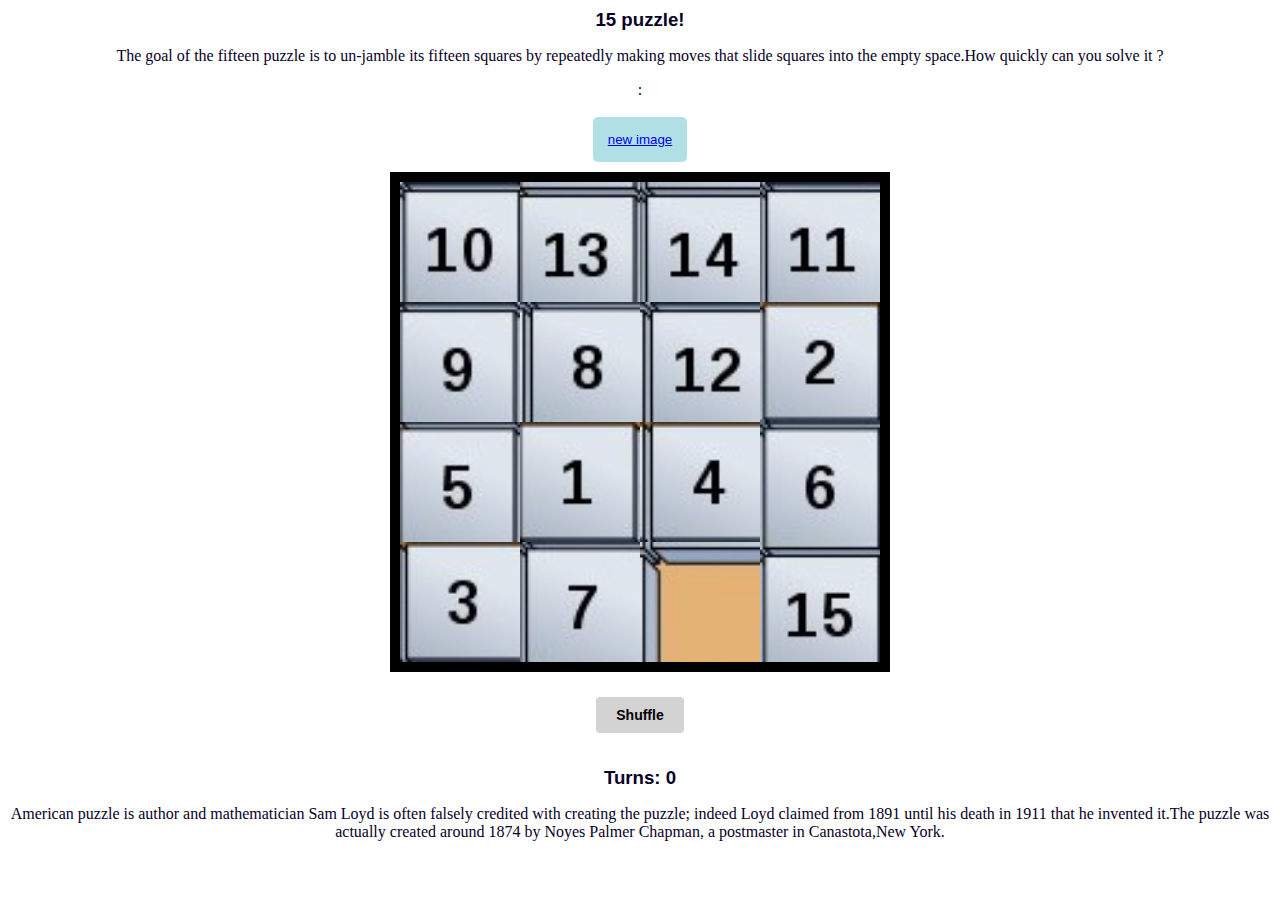
<file: index.html>
<!DOCTYPE html>
<html>
    <head>
        <meta charset="UTF-8">
        <meta name="viewport" content="width=device-width, initial-scale=1.0">
        <title>Fifteen Puzzle</title>
        <link rel="stylesheet" href="style.css">
        <script src="puzzle.js"></script>
    </head>

    <body>
        <audio src="derp.mp3" id="my_audio" loop="loop"></audio>
        <h1 id = "title">15 puzzle!</h1>
        <p>The goal of the fifteen puzzle is to un-jamble its fifteen squares by repeatedly making moves that slide squares into the empty space.How quickly can you solve it ?</p>
        <div id = "timer">
            <span id="minutes"></span>:<span id="seconds"></span>   
        </div>
        <h1><button id = butt type="button"><a href="index.html">new image</a></button></h1>
        <div id="board">
        </div>
        <div id="option">   
        <button id="shuffle"  >Shuffle</button>
        </div>

        <h1>Turns: <span id="turns">0</span></h1>
        <p>American puzzle is author and mathematician Sam Loyd is often falsely credited with creating the puzzle; indeed Loyd claimed from 1891 until his death in 1911 that he invented it.The puzzle was actually created around 1874 by Noyes Palmer Chapman, a postmaster in Canastota,New York.
        </p>
    </body>
</html>
</file>
<file: style.css>
h1 {
    font-size: 14pt;
    text-align: center;
    line-height: 3px;
    padding-bottom: 10px;
}

h1,
h2 {
    font-family: "Arial", sans-serif;
    margin-top: 18px;
    margin-bottom: 0px;
    clear: both;
}

body {
    font-family: "Times New Roman", serif;
    font-size: 12pt;
    background-color: white;
    color: rgb(8, 0, 38);
    text-align: center;
}

#board {
    width: 480px;
    height: 480px;
    background-color: palevioletred;
    border: 10px solid black;
    margin: 0 auto;
    display: flex;
    flex-wrap: wrap;
}
#butt{
    border: none;
    outline: none;
    padding: 15px;
    background: powderblue;
    border-radius: 5px;
}

#board img {
    width: 120px;
    height: 120px;
    -webkit-transition: 0.15s left, 0.15s top;
    transition: 0.15s left, 0.15s top;

}

#option{text-align: center;}
#option button{
    cursor: pointer;
    outline: none;  
    padding: 10px 20px;
    margin: 25px 2px;
    border: 0;
    border-radius: 4px;
    background: #D3D3D3;
    font: bold 14px Arial;
    text-align: center;
    color: #000000;
}
</file>
